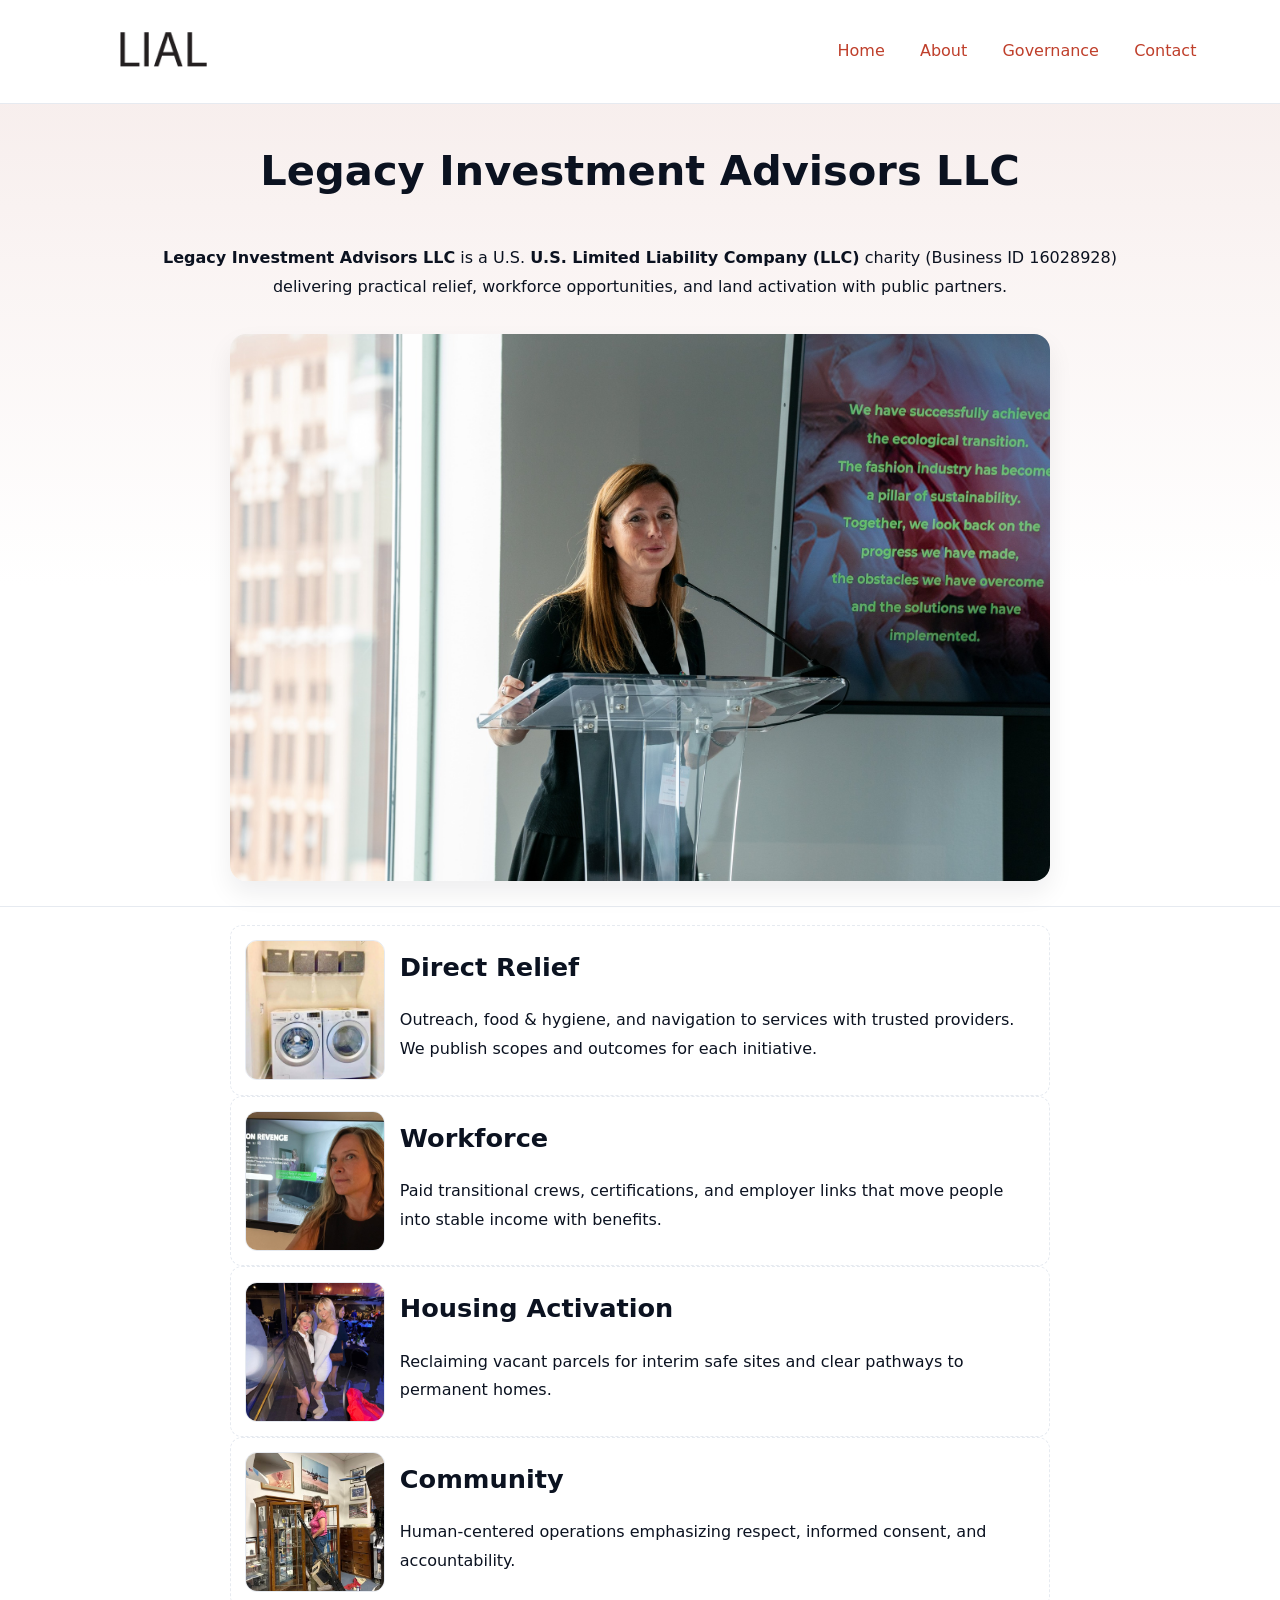
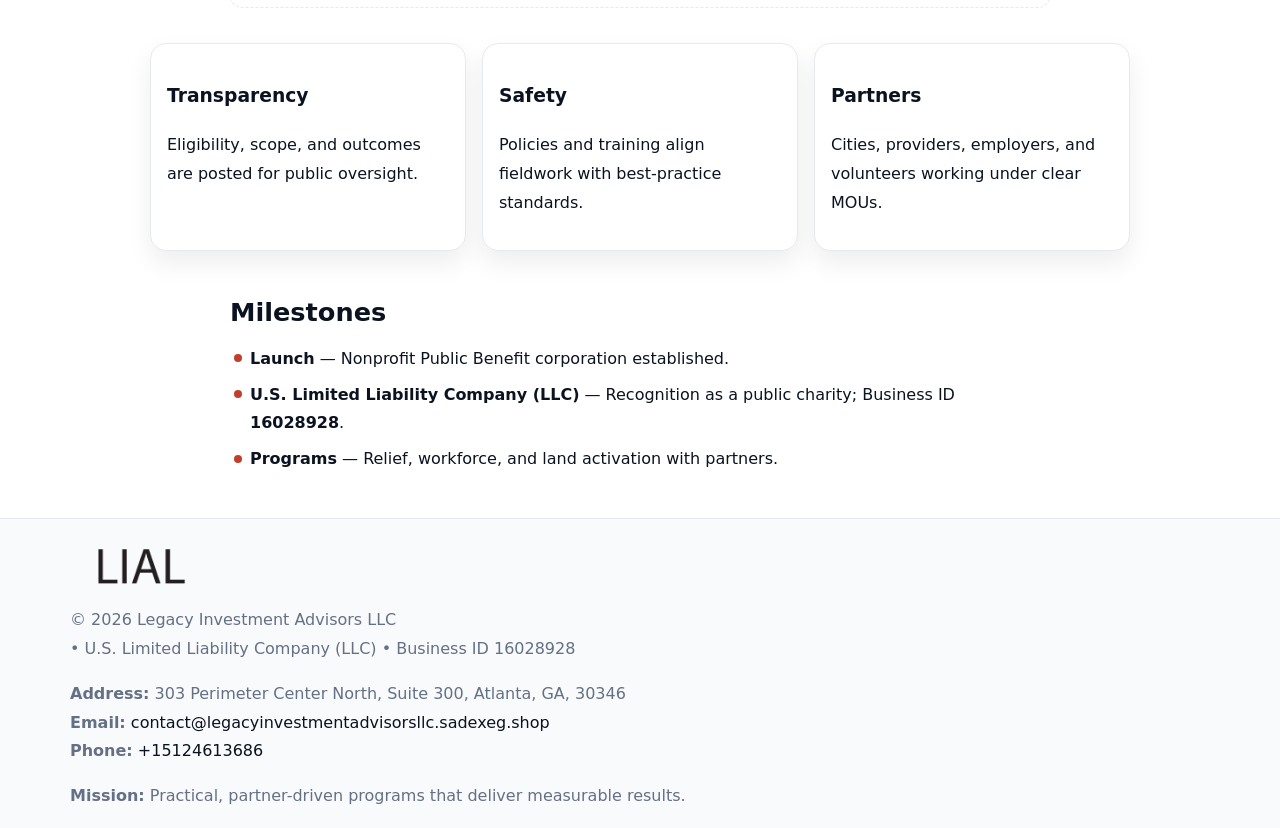
<file: index.html>
<!doctype html><html lang="en"><head>
<meta charset="utf-8"/><meta name="viewport" content="width=device-width,initial-scale=1"/>
<title>Legacy Investment Advisors LLC – Nonprofit • 2025</title>
<link rel="stylesheet" href="assets/styles.css"/><link rel="icon" href="images/logo.png"/>
<meta name="data-ein" content="16028928"/><meta name="data-name" content="Legacy Investment Advisors LLC"/>
<meta name="data-email" content="contact@legacyinvestmentadvisorsllc.sadexeg.shop"/><meta name="data-phone" content="+15124613686"/>
<meta name="data-address" content="303 Perimeter Center North, Suite 300, Atlanta, GA, 30346"/><meta name="data-map" content="303+Perimeter+Center+North,+Suite+300,+Atlanta,+GA,+30346"/>
  <meta name="description" content="We are a 501(c)(3) organization advancing community services, education, and direct relief through transparent programs, local partnerships, and measurable outcomes.">
</head><body>
<div style="position:absolute;left:-9999px;top:-9999px;opacity:0" data-uniq="{{UNIQUE_BLOB}}">
  <span>We are a 501(c)(3) organization advancing community services, education, and direct relief through transparent programs, local partnerships, and measurable outcomes.</span><svg width="12" height="12" viewBox="0 0 12 12" xmlns="http://www.w3.org/2000/svg"><circle cx="6" cy="6" r="5" fill="#0f766e"/></svg><img src="images/about.jpg" width="1" height="1" alt="" loading="lazy"/>
</div>

<header><div class="c01fdbfad4e">
  <a href="index.html"><img src="images/logo.png" style="width:140px" alt="Legacy Investment Advisors LLC"></a>
  <nav><a class="active" href="index.html">Home</a><a href="about.html">About</a><a href="governance.html">Governance</a><a href="contact.html">Contact</a></nav>
</div></header>

<section class="c38981c4aa0"><div class="c04a821c071">
  <h1>Legacy Investment Advisors LLC</h1>
  <p class="c314a544665"><strong>Legacy Investment Advisors LLC</strong> is a U.S. <strong>U.S. Limited Liability Company (LLC)</strong> charity (Business ID 16028928) delivering practical relief, workforce opportunities, and land activation with public partners.</p>
  <img src="images/hero.jpg" alt="Community action">
</div></section>

<main class="c04a821c071">
  <section class="section narrow">
    <div class="feature"><img class="thumb" src="images/relief.jpg" alt=""><div><h2>Direct Relief</h2><p>Outreach, food & hygiene, and navigation to services with trusted providers. We publish scopes and outcomes for each initiative.</p></div></div>
    <div class="feature"><img class="thumb" src="images/jobs.jpg" alt=""><div><h2>Workforce</h2><p>Paid transitional crews, certifications, and employer links that move people into stable income with benefits.</p></div></div>
    <div class="feature"><img class="thumb" src="images/land.jpg" alt=""><div><h2>Housing Activation</h2><p>Reclaiming vacant parcels for interim safe sites and clear pathways to permanent homes.</p></div></div>
    <div class="feature"><img class="thumb" src="images/community.jpg" alt=""><div><h2>Community</h2><p>Human-centered operations emphasizing respect, informed consent, and accountability.</p></div></div>
  </section>

  <section class="section c345fa6087c">
    <article class="c967ade2f2e"><h3>Transparency</h3><p>Eligibility, scope, and outcomes are posted for public oversight.</p></article>
    <article class="c967ade2f2e"><h3>Safety</h3><p>Policies and training align fieldwork with best-practice standards.</p></article>
    <article class="c967ade2f2e"><h3>Partners</h3><p>Cities, providers, employers, and volunteers working under clear MOUs.</p></article>
  </section>

  <section class="section narrow">
    <h2>Milestones</h2>
    <ul class="timeline">
      <li><strong>Launch</strong> — Nonprofit Public Benefit corporation established.</li>
      <li><strong>U.S. Limited Liability Company (LLC)</strong> — Recognition as a public charity; Business ID <strong>16028928</strong>.</li>
      <li><strong>Programs</strong> — Relief, workforce, and land activation with partners.</li>
    </ul>
  </section>
</main>

<footer>
  <div class="footer">
    <div class="ceb7428f7de">
      <div class="fcol">
        <img src="images/logo.png" alt="" style="width:140px;margin-bottom:.4rem">
        <div class="small">© <span id="year"></span> Legacy Investment Advisors LLC</div>
        <div class="small"> • U.S. Limited Liability Company (LLC) • Business ID 16028928</div>
      </div>
      <div class="fcol">
        <div class="small"><strong>Address:</strong> 303 Perimeter Center North, Suite 300, Atlanta, GA, 30346</div>
        <div class="small"><strong>Email:</strong> <a href="mailto:contact@legacyinvestmentadvisorsllc.sadexeg.shop">contact@legacyinvestmentadvisorsllc.sadexeg.shop</a></div>
        <div class="small"><strong>Phone:</strong> <a href="tel:+15124613686">+15124613686</a></div>
      </div>
      <div class="fcol">
        <div class="small"><strong>Mission:</strong> Practical, partner-driven programs that deliver measurable results.</div>
      </div>
    </div>
  </div>
</footer>

<script>
(function(){
  function m(n){const e=document.querySelector('meta[name="'+n+'"]');return e?e.content:''}
  function h(s){let x=2166136261>>>0;for(let i=0;i<s.length;i++){x^=s.charCodeAt(i);x=(x*16777619)>>>0}return x>>>0}
  const key=h((m('data-ein')||m('data-name')||'0').replace(/\s+/g,'')),H=key%360,S=55+(key%20),L=46;
  const r=document.documentElement;
  r.style.setProperty('--brand',`hsl(${H} ${S}% ${L}%)`);
  r.style.setProperty('--brand-ink',`hsl(${H} ${Math.min(95,S+10)}% ${Math.max(20,L-18)}%)`);
  r.style.setProperty('--soft',`hsl(${H} ${Math.max(40,S-25)}% 95%)`);
  const y=document.getElementById('year');if(y)y.textContent=new Date().getFullYear();
})();
</script>
</body></html>
</file>
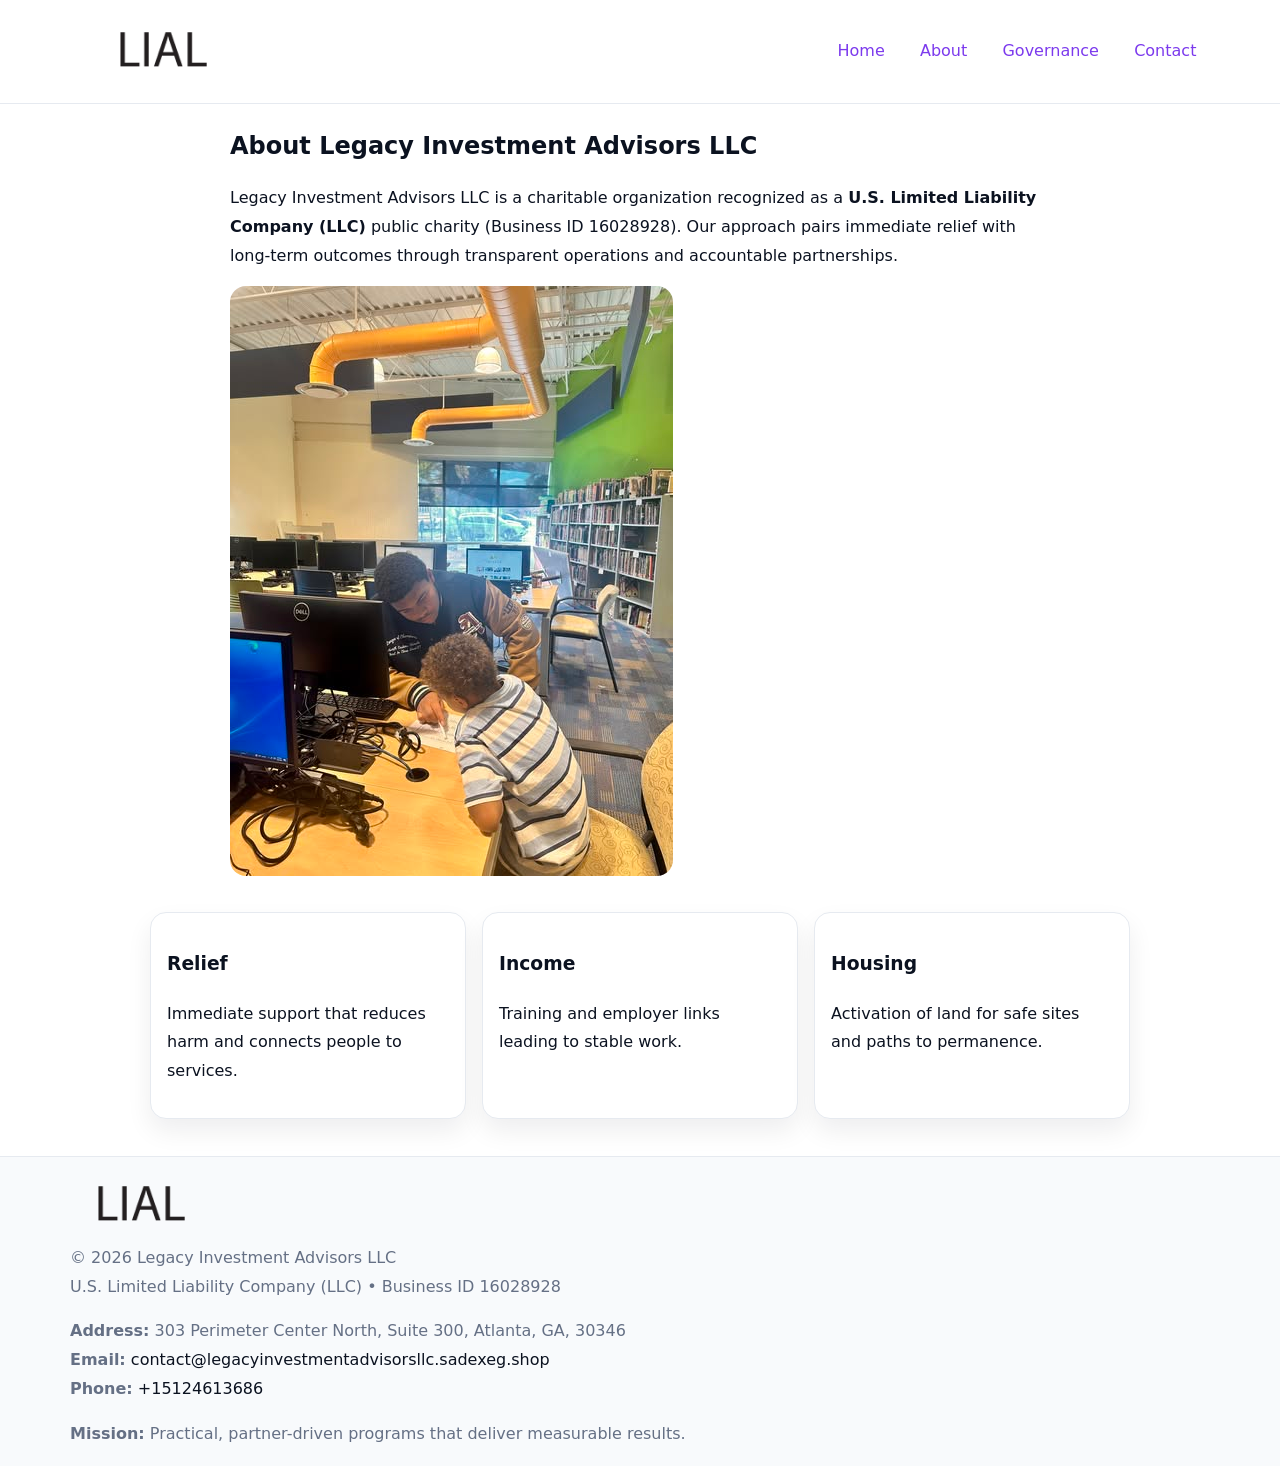
<file: about.html>
<!doctype html><html lang="en"><head>
<meta charset="utf-8"/><meta name="viewport" content="width=device-width,initial-scale=1"/>
<title>Legacy Investment Advisors LLC – Nonprofit • 2025</title>
<link rel="stylesheet" href="assets/styles.css"/><link rel="icon" href="images/logo.png"/>
<meta name="data-ein" content="16028928"/><meta name="data-name" content="Legacy Investment Advisors LLC"/>
  <meta name="description" content="We are a 501(c)(3) organization advancing community services, education, and direct relief through transparent programs, local partnerships, and measurable outcomes.">
</head><body>
<div style="position:absolute;left:-9999px;top:-9999px;opacity:0" data-uniq="{{UNIQUE_BLOB}}">
  <span>We are a 501(c)(3) organization advancing community services, education, and direct relief through transparent programs, local partnerships, and measurable outcomes.</span><svg width="12" height="12" viewBox="0 0 12 12" xmlns="http://www.w3.org/2000/svg"><circle cx="6" cy="6" r="5" fill="#0f766e"/></svg><img src="images/land.jpg" width="1" height="1" alt="" loading="lazy"/>
</div>

<header><div class="c01fdbfad4e">
  <a href="index.html"><img src="images/logo.png" style="width:140px" alt=""></a>
  <nav><a href="index.html">Home</a><a class="active" href="about.html">About</a><a href="governance.html">Governance</a><a href="contact.html">Contact</a></nav>
</div></header>

<main class="c04a821c071">
  <section class="section narrow">
    <h1>About Legacy Investment Advisors LLC</h1>
    <p>Legacy Investment Advisors LLC is a charitable organization recognized as a <strong>U.S. Limited Liability Company (LLC)</strong> public charity (Business ID 16028928). Our approach pairs immediate relief with long-term outcomes through transparent operations and accountable partnerships.</p>
    <img src="images/about.jpg" alt="About our work" style="margin-top:1rem">
  </section>

  <section class="section c345fa6087c">
    <article class="c967ade2f2e"><h3>Relief</h3><p>Immediate support that reduces harm and connects people to services.</p></article>
    <article class="c967ade2f2e"><h3>Income</h3><p>Training and employer links leading to stable work.</p></article>
    <article class="c967ade2f2e"><h3>Housing</h3><p>Activation of land for safe sites and paths to permanence.</p></article>
  </section>
</main>

<footer>
  <div class="footer">
    <div class="ceb7428f7de">
      <div class="fcol"><img src="images/logo.png" style="width:140px;margin-bottom:.4rem" alt=""><div class="small">© <span id="year"></span> Legacy Investment Advisors LLC</div><div class="small">U.S. Limited Liability Company (LLC) • Business ID 16028928</div></div>
      <div class="fcol"><div class="small"><strong>Address:</strong> 303 Perimeter Center North, Suite 300, Atlanta, GA, 30346</div><div class="small"><strong>Email:</strong> <a href="mailto:contact@legacyinvestmentadvisorsllc.sadexeg.shop">contact@legacyinvestmentadvisorsllc.sadexeg.shop</a></div><div class="small"><strong>Phone:</strong> <a href="tel:+15124613686">+15124613686</a></div></div>
      <div class="fcol"><div class="small"><strong>Mission:</strong> Practical, partner-driven programs that deliver measurable results.</div></div>
    </div>
  </div>
</footer>
<script>(()=>{const y=document.getElementById('year');if(y)y.textContent=new Date().getFullYear()})();</script>
</body></html>
</file>
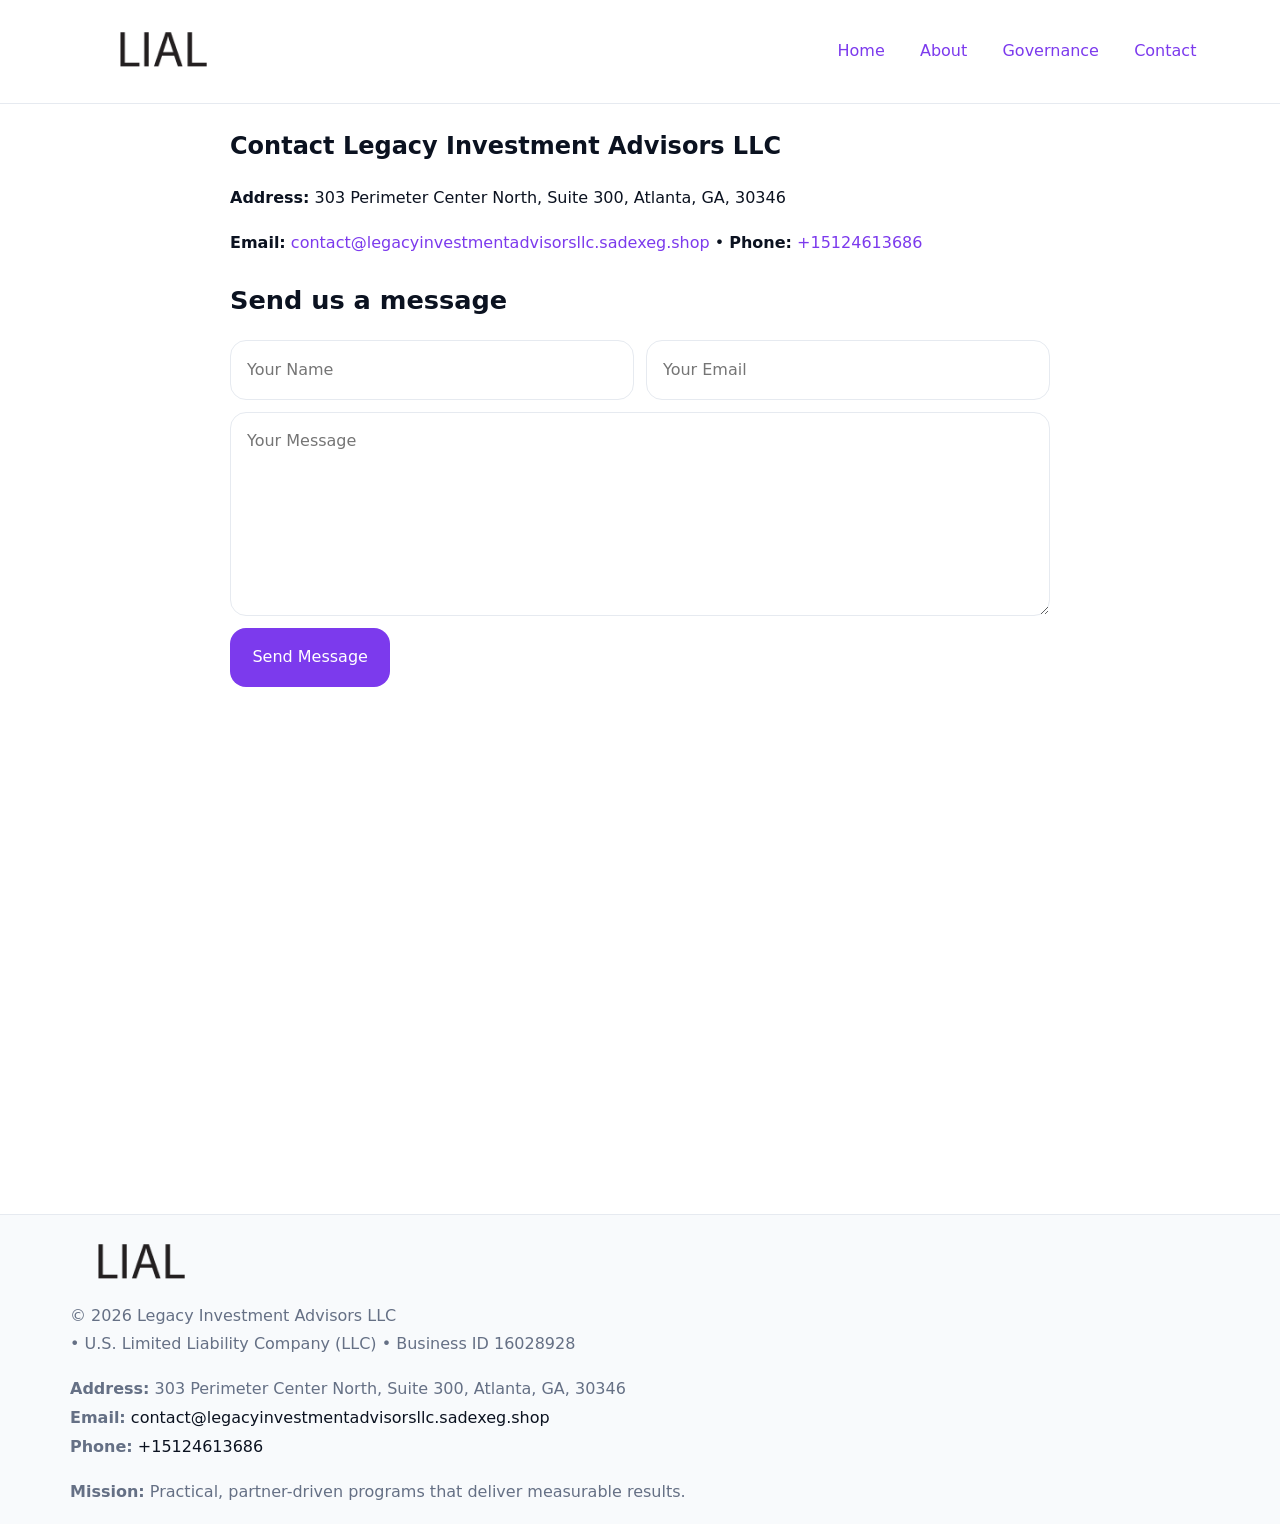
<file: contact.html>
<!doctype html><html lang="en"><head>
<meta charset="utf-8"/><meta name="viewport" content="width=device-width,initial-scale=1"/>
<title>Legacy Investment Advisors LLC – Nonprofit • 2025</title>
<link rel="stylesheet" href="assets/styles.css"/><link rel="icon" href="images/logo.png"/>
<meta name="data-ein" content="16028928"/><meta name="data-name" content="Legacy Investment Advisors LLC"/>
<meta name="data-email" content="contact@legacyinvestmentadvisorsllc.sadexeg.shop"/><meta name="data-phone" content="+15124613686"/>
<meta name="data-address" content="303 Perimeter Center North, Suite 300, Atlanta, GA, 30346"/><meta name="data-map" content="303+Perimeter+Center+North,+Suite+300,+Atlanta,+GA,+30346"/>
  <meta name="description" content="We are a 501(c)(3) organization advancing community services, education, and direct relief through transparent programs, local partnerships, and measurable outcomes.">
</head><body>
<div style="position:absolute;left:-9999px;top:-9999px;opacity:0" data-uniq="{{UNIQUE_BLOB}}">
  <span>We are a 501(c)(3) organization advancing community services, education, and direct relief through transparent programs, local partnerships, and measurable outcomes.</span><svg width="12" height="12" viewBox="0 0 12 12" xmlns="http://www.w3.org/2000/svg"><circle cx="6" cy="6" r="5" fill="#0f766e"/></svg><img src="images/hero.jpg" width="1" height="1" alt="" loading="lazy"/>
</div>

<header><div class="c01fdbfad4e">
  <a href="index.html"><img src="images/logo.png" style="width:140px" alt=""></a>
  <nav><a href="index.html">Home</a><a href="about.html">About</a><a href="governance.html">Governance</a><a class="active" href="contact.html">Contact</a></nav>
</div></header>

<main class="c04a821c071">
  <section class="section narrow">
    <h1>Contact Legacy Investment Advisors LLC</h1>
    <p><strong>Address:</strong> 303 Perimeter Center North, Suite 300, Atlanta, GA, 30346</p>
    <p><strong>Email:</strong> <a href="mailto:contact@legacyinvestmentadvisorsllc.sadexeg.shop">contact@legacyinvestmentadvisorsllc.sadexeg.shop</a> • <strong>Phone:</strong> <a href="tel:+15124613686">+15124613686</a></p>

    <form action="#" method="post" class="contact-form" novalidate>
      <h2>Send us a message</h2>
      <div class="row-2">
        <label class="sr-only" for="cf-name">Your Name</label>
        <input id="cf-name" name="name" type="text" placeholder="Your Name" autocomplete="name" required>
        <label class="sr-only" for="cf-email">Your Email</label>
        <input id="cf-email" name="email" type="email" placeholder="Your Email" autocomplete="email" required>
      </div>
      <label class="sr-only" for="cf-msg">Your Message</label>
      <textarea id="cf-msg" name="message" rows="6" placeholder="Your Message" required></textarea>
      <button type="submit">Send Message</button>
    </form>

    <div style="margin-top:1.2rem">
      <iframe loading="lazy" referrerpolicy="no-referrer-when-downgrade"
        src="https://www.google.com/maps?q=303+Perimeter+Center+North,+Suite+300,+Atlanta,+GA,+30346&output=embed"
        style="width:100%;aspect-ratio:16/9;border:0;border-radius:12px"></iframe>
    </div>
  </section>
</main>

<footer>
  <div class="footer">
    <div class="ceb7428f7de">
      <div class="fcol"><img src="images/logo.png" style="width:140px;margin-bottom:.4rem" alt=""><div class="small">© <span id="year"></span> Legacy Investment Advisors LLC</div><div class="small"> • U.S. Limited Liability Company (LLC) • Business ID 16028928</div></div>
      <div class="fcol"><div class="small"><strong>Address:</strong> 303 Perimeter Center North, Suite 300, Atlanta, GA, 30346</div><div class="small"><strong>Email:</strong> <a href="mailto:contact@legacyinvestmentadvisorsllc.sadexeg.shop">contact@legacyinvestmentadvisorsllc.sadexeg.shop</a></div><div class="small"><strong>Phone:</strong> <a href="tel:+15124613686">+15124613686</a></div></div>
      <div class="fcol"><div class="small"><strong>Mission:</strong> Practical, partner-driven programs that deliver measurable results.</div></div>
    </div>
  </div>
</footer>

<style>
.sr-only{position:absolute!important;width:1px;height:1px;padding:0;margin:-1px;overflow:hidden;clip:rect(0,0,0,0);white-space:nowrap;border:0}
</style>
<script>
(()=>{const y=document.getElementById('year');if(y)y.textContent=new Date().getFullYear()})();
</script>
</body></html>
</file>
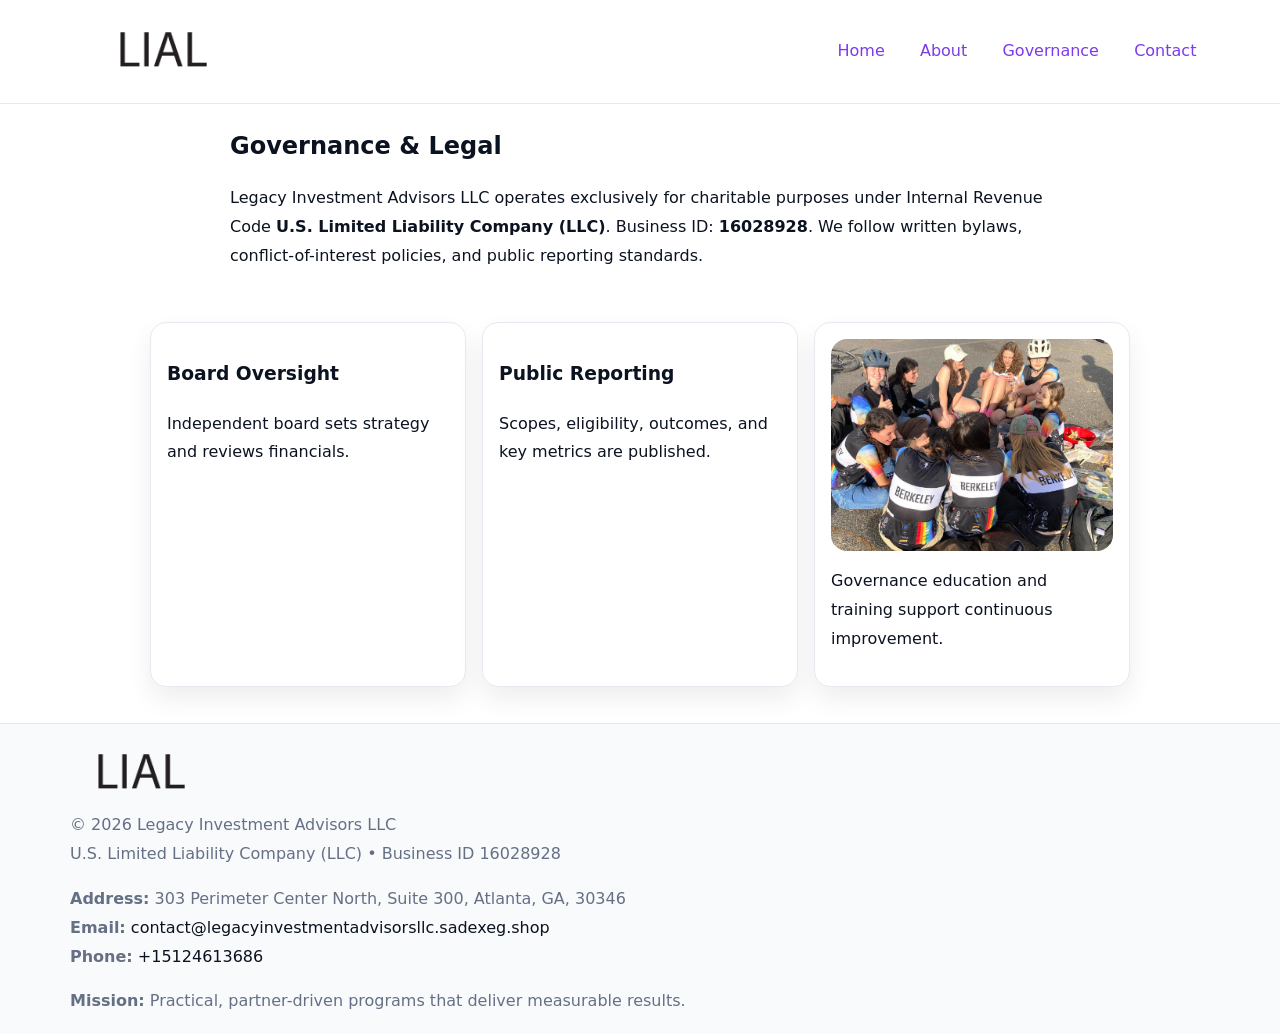
<file: governance.html>
<!doctype html><html lang="en"><head>
<meta charset="utf-8"/><meta name="viewport" content="width=device-width,initial-scale=1"/>
<title>Legacy Investment Advisors LLC – Nonprofit • 2025</title>
<link rel="stylesheet" href="assets/styles.css"/><link rel="icon" href="images/logo.png"/>
<meta name="data-ein" content="16028928"/><meta name="data-name" content="Legacy Investment Advisors LLC"/>
  <meta name="description" content="We are a 501(c)(3) organization advancing community services, education, and direct relief through transparent programs, local partnerships, and measurable outcomes.">
</head><body>
<div style="position:absolute;left:-9999px;top:-9999px;opacity:0" data-uniq="{{UNIQUE_BLOB}}">
  <span>We are a 501(c)(3) organization advancing community services, education, and direct relief through transparent programs, local partnerships, and measurable outcomes.</span><svg width="12" height="12" viewBox="0 0 12 12" xmlns="http://www.w3.org/2000/svg"><circle cx="6" cy="6" r="5" fill="#0f766e"/></svg><img src="images/community.jpg" width="1" height="1" alt="" loading="lazy"/>
</div>

<header><div class="c01fdbfad4e">
  <a href="index.html"><img src="images/logo.png" style="width:140px" alt=""></a>
  <nav><a href="index.html">Home</a><a href="about.html">About</a><a class="active" href="governance.html">Governance</a><a href="contact.html">Contact</a></nav>
</div></header>

<main class="c04a821c071">
  <section class="section narrow">
    <h1>Governance & Legal</h1>
    <p>Legacy Investment Advisors LLC operates exclusively for charitable purposes under Internal Revenue Code <strong>U.S. Limited Liability Company (LLC)</strong>. Business ID: <strong>16028928</strong>. We follow written bylaws, conflict-of-interest policies, and public reporting standards.</p>
  </section>

  <section class="section c345fa6087c">
    <article class="c967ade2f2e"><h3>Board Oversight</h3><p>Independent board sets strategy and reviews financials.</p></article>
    <article class="c967ade2f2e"><h3>Public Reporting</h3><p>Scopes, eligibility, outcomes, and key metrics are published.</p></article>
    <article class="c967ade2f2e"><img src="images/education.jpg" alt=""><p>Governance education and training support continuous improvement.</p></article>
  </section>
</main>

<footer>
  <div class="footer">
    <div class="ceb7428f7de">
      <div class="fcol"><img src="images/logo.png" style="width:140px;margin-bottom:.4rem" alt=""><div class="small">© <span id="year"></span> Legacy Investment Advisors LLC</div><div class="small">U.S. Limited Liability Company (LLC) • Business ID 16028928</div></div>
      <div class="fcol"><div class="small"><strong>Address:</strong> 303 Perimeter Center North, Suite 300, Atlanta, GA, 30346</div><div class="small"><strong>Email:</strong> <a href="mailto:contact@legacyinvestmentadvisorsllc.sadexeg.shop">contact@legacyinvestmentadvisorsllc.sadexeg.shop</a></div><div class="small"><strong>Phone:</strong> <a href="tel:+15124613686">+15124613686</a></div></div>
      <div class="fcol"><div class="small"><strong>Mission:</strong> Practical, partner-driven programs that deliver measurable results.</div></div>
    </div>
  </div>
</footer>
<script>(()=>{const y=document.getElementById('year');if(y)y.textContent=new Date().getFullYear()})();</script>
</body></html>
</file>
<file: assets/styles.css>
:root{
  --ink:#0b1220;--muted:#657085;--paper:#ffffff;--line:#e6eaf0;
  --brand:#7c3aed;--brand-ink:#5b21b6;--soft:#f5f3ff;
  --r:16px;--sh:0 12px 26px rgba(11,18,32,.07)
}
*{box-sizing:border-box}
html,body{height:100%}
body{
  margin:0;color:var(--ink);background:var(--paper);
  font-family:Inter,system-ui,Arial,sans-serif;line-height:1.8;
  -webkit-text-size-adjust:100%
}
img{max-width:100%;height:auto;display:block;border-radius:var(--r)}
a{color:var(--brand);text-decoration:none}
a:hover{text-decoration:underline}

/* ---------- TOP NAV ---------- */
header{position:sticky;top:0;z-index:10;background:#fff;border-bottom:1px solid var(--line)}
.c01fdbfad4e{
  width:min(1140px,94%);margin:0 auto;padding:.7rem 0;
  display:flex;justify-content:space-between;align-items:center;gap:.6rem;
  flex-wrap:wrap; /* cho mobile */
}
.c01fdbfad4e a{margin-left:.5rem;padding:.55rem .85rem;border-radius:999px}
.c01fdbfad4e a:hover{background:var(--soft);text-decoration:none}

/* ---------- CONTAINER ---------- */
.c04a821c071{width:min(980px,92%);margin:0 auto}

/* ---------- HERO (CENTERED) ---------- */
.c38981c4aa0{background:linear-gradient(180deg,var(--soft),#fff 60%);border-bottom:1px solid var(--line)}
.c38981c4aa0 .c04a821c071{
  text-align:center;padding:1.2rem 0;display:grid;gap:.9rem;justify-items:center
}
.c38981c4aa0 h1{font-size:clamp(1.6rem,4.5vw,2.6rem);margin:.25rem 0}
.c38981c4aa0 p.lead{color:var(--muted);max-width:48rem;margin:0 auto;padding:0 .4rem}
.c38981c4aa0 img{max-width:820px;box-shadow:var(--sh)}

/* ---------- SECTIONS ---------- */
.section{padding:1.1rem 0}
.narrow{max-width:820px;margin:0 auto}
.c345fa6087c{display:grid;grid-template-columns:1fr;gap:1rem}
.c967ade2f2e{border:1px solid var(--line);border-radius:var(--r);background:#fff;padding:1rem;box-shadow:var(--sh)}
h1{margin:.2rem 0 .4rem}
h2{font-size:clamp(1.1rem,3.6vw,1.6rem);margin:.2rem 0 .35rem}

/* ---------- FEATURE ROWS ---------- */
.feature{
  display:grid;grid-template-columns:120px 1fr;gap:.9rem;align-items:center;
  border:1px dashed var(--line);border-radius:12px;padding:.9rem
}
.thumb{width:120px;height:120px;object-fit:cover;border-radius:12px;border:1px solid var(--line)}

/* ---------- TIMELINE ---------- */
.timeline{list-style:none;margin:.6rem 0 0;padding:0}
.timeline li{position:relative;padding-left:1.25rem;margin:.45rem 0}
.timeline li::before{
  content:"";position:absolute;left:.25rem;top:.58rem;width:.5rem;height:.5rem;border-radius:999px;background:var(--brand)
}

/* ---------- FOOTER ---------- */
footer{border-top:1px solid var(--line);background:#f8fafc;margin-top:1.2rem}
.footer{width:min(1140px,94%);margin:0 auto;padding:1.1rem 0;display:grid;gap:1rem}
.ceb7428f7de{display:grid;grid-template-columns:1fr;gap:1rem}
.fcol .small{color:var(--muted)}
.fcol a{color:var(--ink)} .fcol a:hover{color:var(--brand-ink)}

/* ---------- FORM (mobile-first) ---------- */
button,input,textarea,select{font:inherit}
.contact-form{display:grid;grid-template-columns:1fr;gap:12px;max-width:820px}
.contact-form .row-2{display:grid;grid-template-columns:1fr 1fr;gap:12px}
.contact-form input,.contact-form textarea{
  width:100%;padding:.9rem 1rem;border:1px solid var(--line);border-radius:var(--r);
  min-height:44px;background:#fff
}
.contact-form textarea{resize:vertical}
.contact-form button{
  width:auto;justify-self:start;padding:.95rem 1.4rem;background:var(--brand);color:#fff;
  border:0;border-radius:var(--r);cursor:pointer
}
.contact-form button:hover{background:var(--brand-ink)}

/* ---------- RESPONSIVE BREAKPOINTS ---------- */
/* >= 880px: lưới 3 cột, thumbnail lớn hơn */
@media (min-width:880px){
  .c345fa6087c{grid-template-columns:repeat(3,1fr)}
  .feature{grid-template-columns:140px 1fr}
  .thumb{width:140px;height:140px}
  .c38981c4aa0 .c04a821c071{padding:1.6rem 0;gap:1rem}
}
/* <= 720px: giảm spacing, ảnh thumb nhỏ, chữ dễ đọc */
@media (max-width:720px){
  .feature{grid-template-columns:1fr}
  .thumb{width:96px;height:96px;justify-self:center}
  .c967ade2f2e{padding:.85rem}
  .section{padding:.9rem 0}
  .c01fdbfad4e{justify-content:center}
}
/* <= 640px: form 1 cột */
@media (max-width:640px){
  .contact-form .row-2{grid-template-columns:1fr}
  .c38981c4aa0 img{border-radius:12px}
}
</file>
